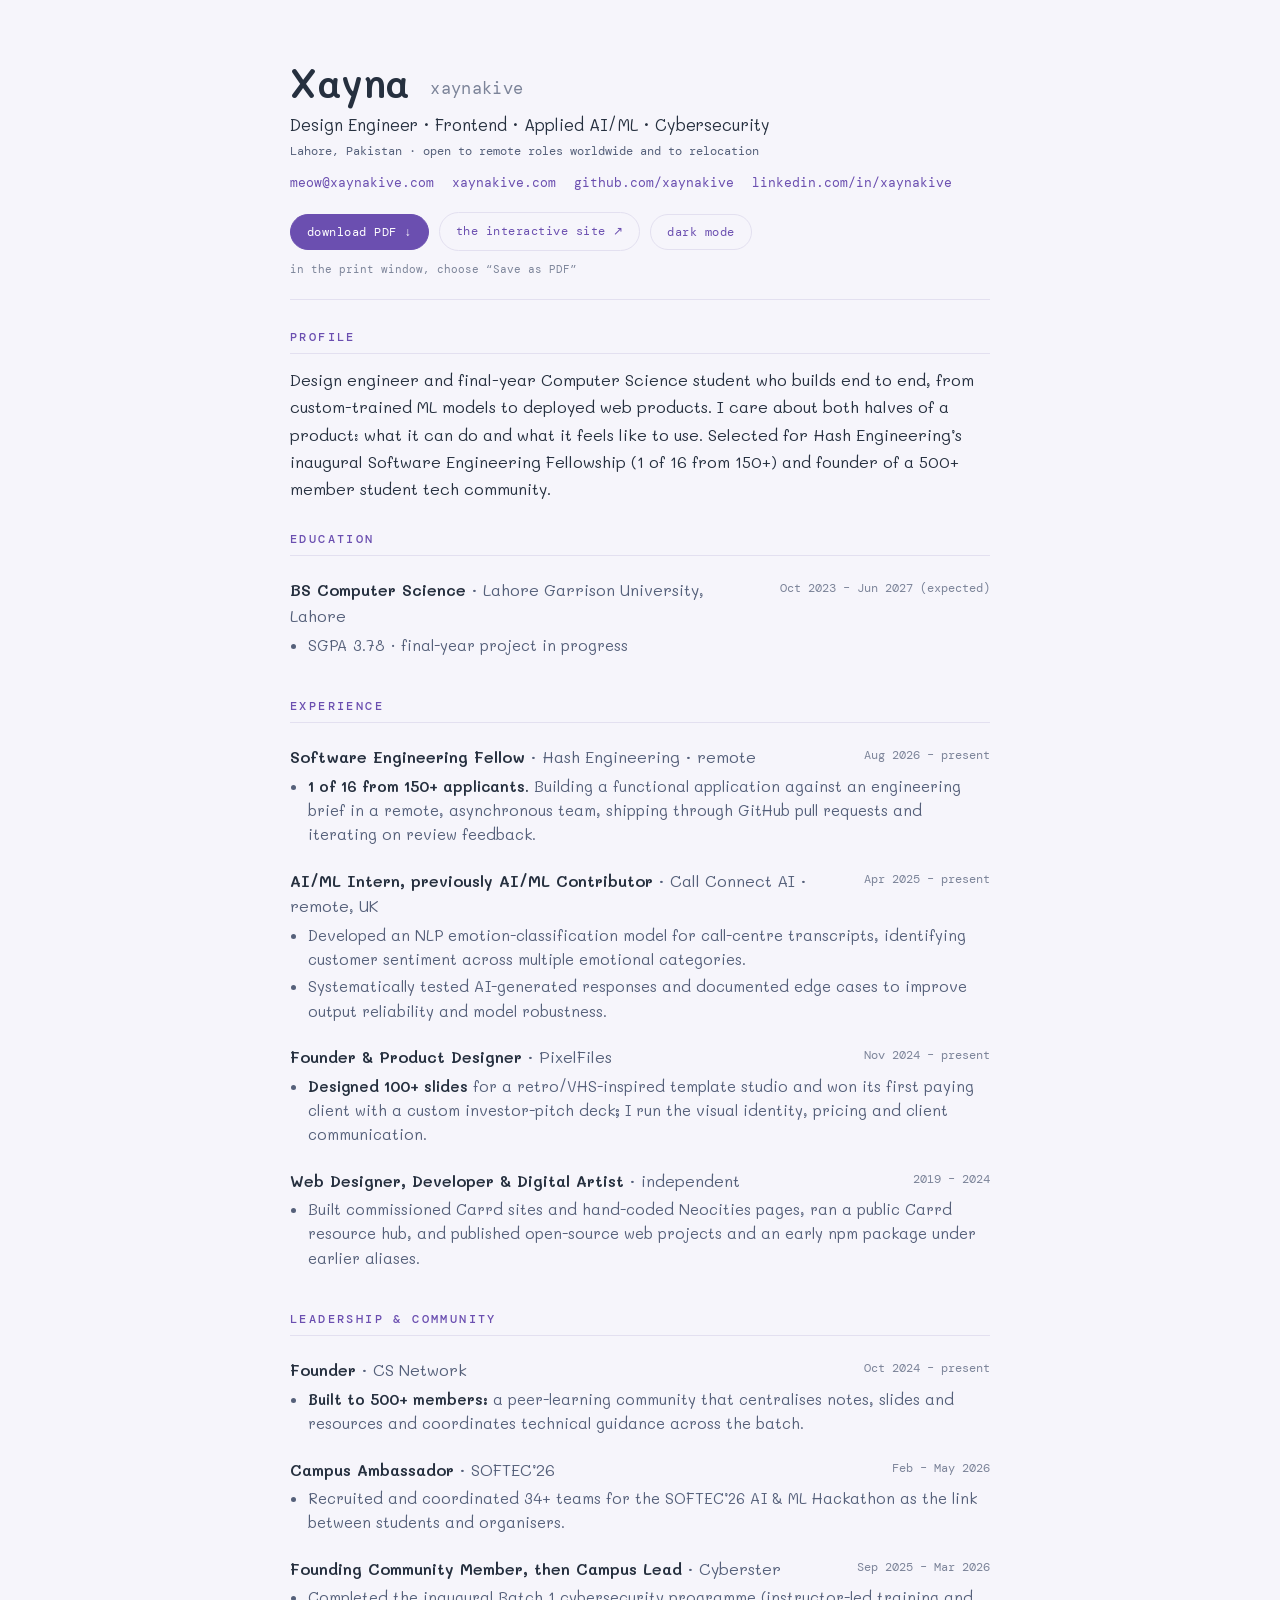
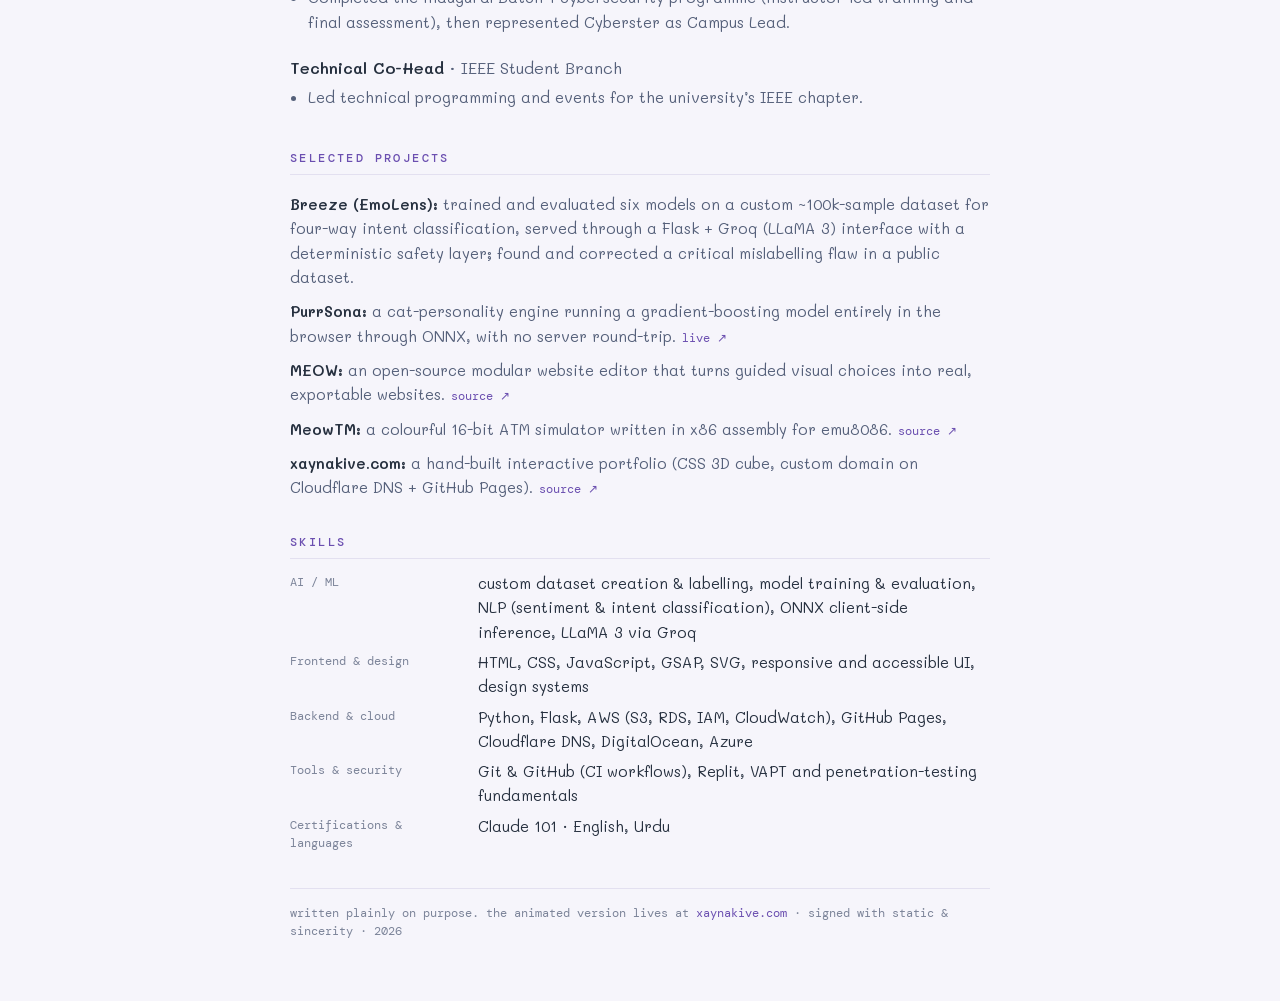
<file: resume/index.html>
<!DOCTYPE html>
<html lang="en" data-theme="light">
<head>
<meta charset="UTF-8"/>
<meta name="viewport" content="width=device-width, initial-scale=1.0"/>
<title>CV · xaynakive</title>
<meta name="description" content="Xayna (xaynakive): design engineer working across frontend, applied AI/ML and cybersecurity. A plain, downloadable CV."/>
<link rel="icon" href="/favicon.gif" type="image/gif"/>
<link rel="preconnect" href="https://fonts.googleapis.com"/>
<link rel="preconnect" href="https://fonts.gstatic.com" crossorigin/>
<link href="https://fonts.googleapis.com/css2?family=DM+Mono:wght@400;500&family=Mali:wght@400;500;600&display=swap" rel="stylesheet"/>
<style>
  *{margin:0;padding:0;box-sizing:border-box}
  :root{--lav:#6b4fb0;--ink:#26303f;--muted:#55607a;--faint:#7c8499;--line:#e3e0f0;--bg:#f6f5fb}
  html[data-theme="dark"]{--lav:#c6b8e8;--ink:#edf2fb;--muted:#a5b3c9;--faint:#7a879c;--line:rgba(198,184,232,.18);--bg:#0d1120}
  body{background:var(--bg);color:var(--ink);font-family:"Mali",sans-serif;line-height:1.6;-webkit-font-smoothing:antialiased}
  a{color:var(--lav);text-decoration:none;border-bottom:1px solid transparent;transition:border-color .15s}
  a:hover,a:focus-visible{border-color:var(--lav)}
  a:focus-visible,button:focus-visible{outline:2px solid var(--lav);outline-offset:3px}
  .wrap{max-width:780px;margin:0 auto;padding:clamp(28px,6vw,60px) clamp(20px,5vw,40px)}
  .skip{position:absolute;left:-999px;top:0;background:var(--lav);color:#fff;padding:8px 14px;border-radius:8px;z-index:10}
  .skip:focus{left:12px;top:12px}

  header{border-bottom:1px solid var(--line);padding-bottom:20px}
  h1{font-weight:600;font-size:clamp(1.9rem,5vw,2.5rem);line-height:1.1;letter-spacing:-.01em}
  h1 span{font-family:"DM Mono",monospace;font-weight:400;font-size:.42em;letter-spacing:.02em;color:var(--faint);margin-left:.4em;vertical-align:middle}
  .tag{margin-top:8px;font-size:1.02rem;color:var(--ink)}
  .loc{margin-top:4px;font-family:"DM Mono",monospace;font-size:12px;color:var(--muted)}
  .contact{display:flex;flex-wrap:wrap;gap:6px 18px;margin-top:12px;font-family:"DM Mono",monospace;font-size:12.5px}
  .toolbar{display:flex;flex-wrap:wrap;align-items:center;gap:10px;margin-top:18px}
  .btn{font-family:"DM Mono",monospace;font-size:12px;letter-spacing:.04em;color:var(--lav);border:1px solid var(--line);border-radius:999px;padding:9px 16px;cursor:pointer;background:none;transition:border-color .18s}
  .btn:hover{border-color:var(--lav)}
  .btn.solid{background:var(--lav);color:#fff;border-color:var(--lav)}
  html[data-theme="dark"] .btn.solid{color:#161226}
  .hint{font-family:"DM Mono",monospace;font-size:11px;color:var(--faint)}

  section{margin-top:28px}
  h2{font-family:"DM Mono",monospace;font-size:12px;font-weight:500;letter-spacing:.2em;text-transform:uppercase;color:var(--lav);padding-bottom:6px;border-bottom:1px solid var(--line);margin-bottom:12px}
  .lede{font-size:1rem;line-height:1.7;max-width:68ch}

  .role{display:grid;grid-template-columns:1fr auto;gap:0 18px;padding:9px 0}
  .role .what{grid-column:1;grid-row:1}
  .role .when{grid-column:2;grid-row:1;font-family:"DM Mono",monospace;font-size:11.5px;color:var(--faint);white-space:nowrap;padding-top:3px}
  .role b{font-weight:600}
  .role .org{color:var(--muted)}
  .role .org::before{content:"  ·  "}
  .role ul{grid-column:1 / -1;margin:4px 0 0 18px;color:var(--muted);font-size:.95rem}
  .role li{margin-bottom:3px}
  .role li strong{color:var(--ink);font-weight:600}

  .proj{list-style:none}
  .proj li{padding:5px 0;color:var(--muted);font-size:.95rem}
  .proj li b{color:var(--ink);font-weight:600}
  .proj li a{font-family:"DM Mono",monospace;font-size:11.5px;margin-left:6px}

  .skills{display:grid;grid-template-columns:170px 1fr;gap:6px 18px}
  .skills dt{font-family:"DM Mono",monospace;font-size:11.5px;color:var(--faint);padding-top:3px}
  .skills dd{font-size:.95rem}

  footer{margin-top:34px;padding-top:16px;border-top:1px solid var(--line);font-family:"DM Mono",monospace;font-size:11.5px;color:var(--faint)}
  @media(max-width:560px){ .role{grid-template-columns:1fr} .role .when{grid-column:1;grid-row:auto;padding-top:0} .skills{grid-template-columns:1fr;gap:0} .skills dd{margin-bottom:8px} }

  /* ── the download: this same page, printed as a clean one-page A4 PDF ── */
  @page{size:A4;margin:9mm 12mm}
  @media print{
    html,html[data-theme="dark"]{--lav:#5b4596;--ink:#1f2330;--muted:#3d4354;--faint:#5f6576;--line:#d6d0ea;--bg:#fff}
    body{background:#fff;font-family:"Helvetica Neue",Helvetica,Arial,sans-serif;font-size:9pt;line-height:1.3;-webkit-print-color-adjust:exact;print-color-adjust:exact}
    .wrap{max-width:none;padding:0}
    .skip,.toolbar,footer{display:none}
    header{padding-bottom:6pt}
    h1{font-family:inherit;font-size:21pt;color:var(--lav)}
    h1 span{font-size:10pt}
    .tag{font-size:10.5pt;margin-top:3pt}
    .loc,.contact{font-family:inherit;font-size:8.6pt;margin-top:1.5pt}
    .contact{gap:2pt 12pt}
    a{border:none;color:var(--lav)}
    section{margin-top:6pt;break-inside:auto}
    h2{break-after:avoid}
    section:last-of-type{break-inside:avoid}
    h2{font-family:inherit;font-size:9.3pt;font-weight:700;letter-spacing:.08em;padding-bottom:1.5pt;margin-bottom:2pt}
    .lede{font-size:9pt;line-height:1.32;max-width:none}
    .role{padding:1.8pt 0;break-inside:avoid}
    .role .when{font-family:inherit;font-size:8.6pt;font-style:italic;padding-top:0}
    .role ul{margin:.5pt 0 0 13pt;font-size:8.9pt}
    .role li{margin-bottom:.5pt}
    .proj li{padding:.6pt 0;font-size:8.9pt}
    .proj li a{font-family:inherit;font-size:8.4pt}
    .skills{grid-template-columns:128pt 1fr;gap:1.5pt 10pt}
    .skills dt{font-family:inherit;font-size:8.8pt;font-weight:700;color:var(--lav);padding-top:0}
    .skills dd{font-size:8.9pt}
  }
</style>
</head>
<body>
<a class="skip" href="#main">skip to content</a>
<main class="wrap" id="main">

  <header>
    <h1>Xayna <span>xaynakive</span></h1>
    <p class="tag">Design Engineer · Frontend · Applied AI/ML · Cybersecurity</p>
    <p class="loc">Lahore, Pakistan · open to remote roles worldwide and to relocation</p>
    <nav class="contact" aria-label="contact">
      <a href="mailto:meow@xaynakive.com">meow@xaynakive.com</a>
      <a href="https://xaynakive.com">xaynakive.com</a>
      <a href="https://github.com/xaynakive" target="_blank" rel="noopener">github.com/xaynakive</a>
      <a href="https://www.linkedin.com/in/xaynakive" target="_blank" rel="noopener">linkedin.com/in/xaynakive</a>
    </nav>
    <div class="toolbar">
      <button class="btn solid" id="dl" type="button">download PDF ↓</button>
      <a class="btn" href="/">the interactive site ↗</a>
      <button class="btn" id="theme" type="button" aria-pressed="false">dark mode</button>
      <span class="hint">in the print window, choose “Save as PDF”</span>
    </div>
  </header>

  <section aria-labelledby="s-profile">
    <h2 id="s-profile">profile</h2>
    <p class="lede">Design engineer and final-year Computer Science student who builds end to end, from custom-trained ML models to deployed web products. I care about both halves of a product: what it can do and what it feels like to use. Selected for Hash Engineering’s inaugural Software Engineering Fellowship (1 of 16 from 150+) and founder of a 500+ member student tech community.</p>
  </section>

  <section aria-labelledby="s-edu">
    <h2 id="s-edu">education</h2>
    <div class="role"><div class="what"><b>BS Computer Science</b><span class="org">Lahore Garrison University, Lahore</span></div><div class="when">Oct 2023 – Jun 2027 (expected)</div>
      <ul><li>SGPA 3.78 · final-year project in progress</li></ul></div>
  </section>

  <section aria-labelledby="s-exp">
    <h2 id="s-exp">experience</h2>
    <div class="role"><div class="what"><b>Software Engineering Fellow</b><span class="org">Hash Engineering · remote</span></div><div class="when">Aug 2026 – present</div>
      <ul><li><strong>1 of 16 from 150+ applicants.</strong> Building a functional application against an engineering brief in a remote, asynchronous team, shipping through GitHub pull requests and iterating on review feedback.</li></ul></div>
    <div class="role"><div class="what"><b>AI/ML Intern, previously AI/ML Contributor</b><span class="org">Call Connect AI · remote, UK</span></div><div class="when">Apr 2025 – present</div>
      <ul><li>Developed an NLP emotion-classification model for call-centre transcripts, identifying customer sentiment across multiple emotional categories.</li>
          <li>Systematically tested AI-generated responses and documented edge cases to improve output reliability and model robustness.</li></ul></div>
    <div class="role"><div class="what"><b>Founder &amp; Product Designer</b><span class="org">PixelFiles</span></div><div class="when">Nov 2024 – present</div>
      <ul><li><strong>Designed 100+ slides</strong> for a retro/VHS-inspired template studio and won its first paying client with a custom investor-pitch deck; I run the visual identity, pricing and client communication.</li></ul></div>
    <div class="role"><div class="what"><b>Web Designer, Developer &amp; Digital Artist</b><span class="org">independent</span></div><div class="when">2019 – 2024</div>
      <ul><li>Built commissioned Carrd sites and hand-coded Neocities pages, ran a public Carrd resource hub, and published open-source web projects and an early npm package under earlier aliases.</li></ul></div>
  </section>

  <section aria-labelledby="s-lead">
    <h2 id="s-lead">leadership &amp; community</h2>
    <div class="role"><div class="what"><b>Founder</b><span class="org">CS Network</span></div><div class="when">Oct 2024 – present</div>
      <ul><li><strong>Built to 500+ members:</strong> a peer-learning community that centralises notes, slides and resources and coordinates technical guidance across the batch.</li></ul></div>
    <div class="role"><div class="what"><b>Campus Ambassador</b><span class="org">SOFTEC’26</span></div><div class="when">Feb – May 2026</div>
      <ul><li>Recruited and coordinated 34+ teams for the SOFTEC’26 AI &amp; ML Hackathon as the link between students and organisers.</li></ul></div>
    <div class="role"><div class="what"><b>Founding Community Member, then Campus Lead</b><span class="org">Cyberster</span></div><div class="when">Sep 2025 – Mar 2026</div>
      <ul><li>Completed the inaugural Batch 1 cybersecurity programme (instructor-led training and final assessment), then represented Cyberster as Campus Lead.</li></ul></div>
    <div class="role"><div class="what"><b>Technical Co-Head</b><span class="org">IEEE Student Branch</span></div><div class="when"></div>
      <ul><li>Led technical programming and events for the university’s IEEE chapter.</li></ul></div>
  </section>

  <section aria-labelledby="s-proj">
    <h2 id="s-proj">selected projects</h2>
    <ul class="proj">
      <li><b>Breeze (EmoLens):</b> trained and evaluated six models on a custom ~100k-sample dataset for four-way intent classification, served through a Flask + Groq (LLaMA 3) interface with a deterministic safety layer; found and corrected a critical mislabelling flaw in a public dataset.</li>
      <li><b>PurrSona:</b> a cat-personality engine running a gradient-boosting model entirely in the browser through ONNX, with no server round-trip.<a href="https://xaynakive.github.io/purrsona" target="_blank" rel="noopener">live ↗</a></li>
      <li><b>MEOW:</b> an open-source modular website editor that turns guided visual choices into real, exportable websites.<a href="https://github.com/xaynakive/meow" target="_blank" rel="noopener">source ↗</a></li>
      <li><b>MeowTM:</b> a colourful 16-bit ATM simulator written in x86 assembly for emu8086.<a href="https://github.com/xaynakive/meowtm" target="_blank" rel="noopener">source ↗</a></li>
      <li><b>xaynakive.com:</b> a hand-built interactive portfolio (CSS 3D cube, custom domain on Cloudflare DNS + GitHub Pages).<a href="https://github.com/xaynakive/mythirium" target="_blank" rel="noopener">source ↗</a></li>
    </ul>
  </section>

  <section aria-labelledby="s-skills">
    <h2 id="s-skills">skills</h2>
    <dl class="skills">
      <dt>AI / ML</dt><dd>custom dataset creation &amp; labelling, model training &amp; evaluation, NLP (sentiment &amp; intent classification), ONNX client-side inference, LLaMA 3 via Groq</dd>
      <dt>Frontend &amp; design</dt><dd>HTML, CSS, JavaScript, GSAP, SVG, responsive and accessible UI, design systems</dd>
      <dt>Backend &amp; cloud</dt><dd>Python, Flask, AWS (S3, RDS, IAM, CloudWatch), GitHub Pages, Cloudflare DNS, DigitalOcean, Azure</dd>
      <dt>Tools &amp; security</dt><dd>Git &amp; GitHub (CI workflows), Replit, VAPT and penetration-testing fundamentals</dd>
      <dt>Certifications &amp; languages</dt><dd>Claude 101 · English, Urdu</dd>
    </dl>
  </section>

  <footer>written plainly on purpose. the animated version lives at <a href="/">xaynakive.com</a> · signed with static &amp; sincerity · 2026</footer>
</main>
<script>
  (function(){
    var root=document.documentElement, t=document.getElementById('theme'), dl=document.getElementById('dl'), title=document.title;
    try{ var s=localStorage.getItem('xayna_theme'); if(s) root.setAttribute('data-theme',s); }catch(e){}
    function sync(){ var d=root.getAttribute('data-theme')==='dark'; t.textContent=d?'light mode':'dark mode'; t.setAttribute('aria-pressed',d?'true':'false'); }
    sync();
    t.addEventListener('click',function(){ var n=root.getAttribute('data-theme')==='dark'?'light':'dark'; root.setAttribute('data-theme',n); try{ localStorage.setItem('xayna_theme',n); }catch(e){} sync(); });
    /* the saved PDF is named after the page title, so give it a tidy one */
    window.addEventListener('beforeprint',function(){ document.title='xayna-cv'; });
    window.addEventListener('afterprint',function(){ document.title=title; });
    dl.addEventListener('click',function(){ window.print(); });
  })();
</script>
</body>
</html>
</file>
